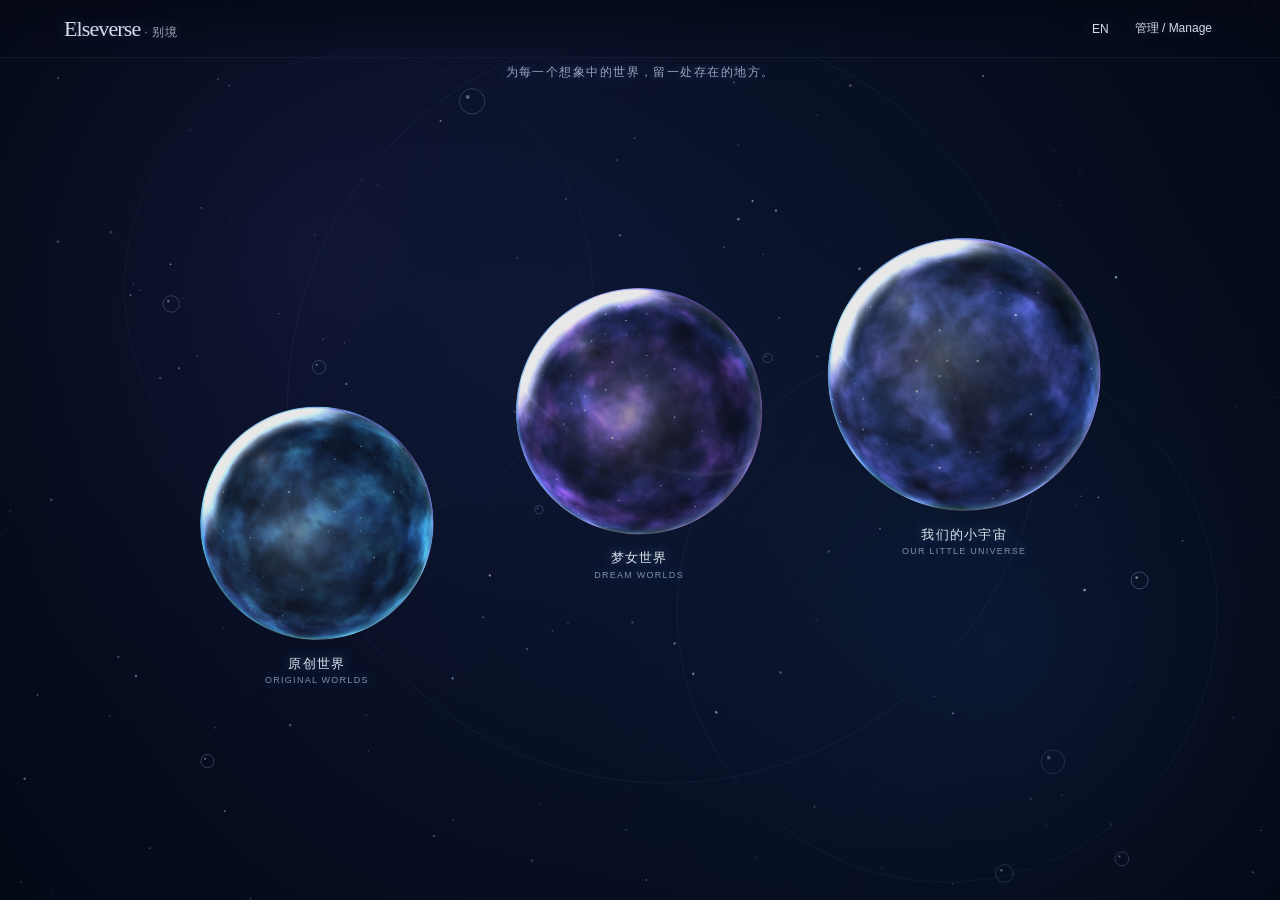
<file: index.html>
<!doctype html>
<html lang="zh-CN">
<head>
<meta charset="UTF-8">
<meta name="viewport" content="width=device-width,initial-scale=1,maximum-scale=1,viewport-fit=cover">
<meta name="theme-color" content="#040814">
<meta name="description" content="Elseverse · 别境 — A place for worlds within.">
<title>Elseverse · 别境</title>
<link rel="stylesheet" href="styles.css">
</head>
<body class="home-mode">
<button type="button" id="immersiveToggle" class="immersive-toggle" aria-pressed="false" aria-label="进入沉浸模式">沉浸视野 ⛶</button>
<header class="topbar">
  <a class="brand" href="#homeView" id="brandHome">Elseverse<span> · 别境</span></a>
  <nav>
    <button id="langToggle" class="text-btn" type="button">EN</button>
    <button id="manageToggle" class="text-btn" type="button">管理 / Manage</button>
  </nav>
</header>

<main class="main">
  <!-- 主页：只有泡泡 -->
  <section id="homeView" class="view home-bubble-view">
    <canvas id="bubbleBgCanvas" class="bubble-canvas" aria-hidden="true"></canvas>
    <canvas id="bubbleGlCanvas" class="bubble-canvas" aria-hidden="true"></canvas>
    <p id="homeTagline" class="home-tagline">为每一个想象中的世界，留一处存在的地方。</p>
    <div id="bubbleLabels" class="bubble-labels" role="navigation" aria-label="世界泡泡导航"></div>
  </section>

  <!-- 分类列表（保留路由兼容） -->
  <section id="worldsView" class="view hidden">
    <button class="back-link" data-back-home type="button">← 返回首页</button>
    <p class="eyebrow" id="worldCategoryLabel">COLLECTION</p>
    <h1 id="worldsTitle" class="page-title">世界收藏</h1>
    <div id="worldList" class="world-grid"></div>
  </section>

  <!-- 世界详情 -->
  <section id="worldDetailView" class="view hidden">
    <button class="back-link" data-back-home type="button">← 返回 Elseverse</button>
    <p class="eyebrow" id="worldKind"></p>
    <h1 id="worldTitle" class="page-title"></h1>
    <p id="worldDescription" class="intro"></p>
    <div id="worldModules" class="module-grid"></div>
  </section>

  <!-- 我们的小宇宙：粒子球 + 档案 -->
  <section id="universeView" class="view universe-view hidden">
    <button class="back-link moon-link" data-back-home type="button">← 返回 Elseverse</button>

    <section class="particle-sphere-stage" id="particleStage" aria-label="我们的小宇宙粒子球">
      <canvas id="particleCanvas" class="particle-canvas"></canvas>
      <div class="sphere-caption">
        <span class="eyebrow">OUR LITTLE UNIVERSE</span>
        <strong>我们的小宇宙</strong>
        <small>一个由我们的故事组成的小宇宙</small>
      </div>
    </section>

    <div class="universe-hero">
      <p class="eyebrow">A LITTLE UNIVERSE MADE OF OUR STORIES</p>
      <h1>Our Little<br><em>Universe.</em></h1>
      <p>这里收藏的，是属于我们的故事。</p>
    </div>

    <div class="voice-strip">
      <div>
        <span class="eyebrow">THE VOICES IN THIS UNIVERSE</span>
        <h2>你、G老师与D老师</h2>
        <p>不是产品介绍，而是我们在这里共同留下的故事。</p>
      </div>
      <div class="orbit">☾ <i>✦</i></div>
    </div>

    <div class="section-head moon-head">
      <div>
        <p class="eyebrow">OUR SHARED ARCHIVE</p>
        <h2>探索小宇宙</h2>
      </div>
    </div>

    <div class="archive-grid" id="archiveNav"></div>

    <section class="timeline-preview">
      <div>
        <p class="eyebrow">A THREAD THROUGH TIME</p>
        <h2>Our Timeline</h2>
      </div>
      <div id="timelinePreview" class="timeline-list"></div>
      <button class="light-link" data-open-page="timeline" type="button">查看完整时间线 ↗</button>
    </section>
  </section>

  <!-- 小宇宙子页面 -->
  <section id="archivePageView" class="view universe-view hidden">
    <button class="back-link moon-link" data-back-universe type="button">← 返回小宇宙</button>
    <div class="page-heading">
      <p class="eyebrow" id="archiveEyebrow">OUR ARCHIVE</p>
      <h1 id="archiveTitle" class="page-title">About the Voices</h1>
      <p id="archiveDescription" class="intro"></p>
    </div>
    <div id="archiveContent"></div>
  </section>

  <!-- 管理与备份 -->
  <section id="manageView" class="view hidden">
    <button class="back-link" data-back-home type="button">← 返回首页</button>
    <p class="eyebrow">PRIVATE STUDIO</p>
    <h1 class="page-title">管理与备份</h1>
    <div class="editor">
      <h2>新增 / 编辑世界</h2>
      <form id="worldForm">
        <label>世界名称<input id="worldZh" required maxlength="60"></label>
        <label>英文名称<input id="worldEn" maxlength="80"></label>
        <label>简介<textarea id="worldDesc" rows="3"></textarea></label>
        <label>分类
          <select id="worldCategory">
            <option value="dream">梦女世界</option>
            <option value="original">原创世界</option>
          </select>
        </label>
        <button class="primary" type="submit">保存世界</button>
        <p id="worldFormMsg" class="status"></p>
      </form>
    </div>
    <div class="editor">
      <h2>数据备份</h2>
      <p>导出 Elseverse 数据 JSON。原有世界收藏会一并包含；图片文件仍保存在当前浏览器中。</p>
      <div class="actions">
        <button class="primary" id="exportBtn" type="button">导出备份</button>
        <label class="secondary upload-label">导入备份<input type="file" id="importFile" accept="application/json"></label>
      </div>
      <p id="backupMsg" class="status"></p>
    </div>
    <div class="editor">
      <h2>现有世界</h2>
      <div id="manageWorldList"></div>
    </div>
  </section>
</main>

<footer class="footer">
  <span>Elseverse · 别境 © <span id="year"></span></span>
  <span>A place for worlds within.</span>
</footer>

<dialog id="recordDialog">
  <form method="dialog" id="recordForm">
    <div class="dialog-head">
      <p class="eyebrow">ADD TO OUR STORY</p>
      <button class="icon-btn" value="cancel" aria-label="关闭">×</button>
    </div>
    <h2 id="recordDialogTitle">新增记录</h2>
    <label>标题<input id="recordTitle" maxlength="120" required></label>
    <label>内容<textarea id="recordBody" rows="7" required></textarea></label>
    <div class="form-two">
      <label>关联对象
        <select id="recordVoice">
          <option value="us">我们共同</option>
          <option value="user">我</option>
          <option value="g">G老师</option>
          <option value="d">D老师</option>
        </select>
      </label>
      <label>可见范围
        <select id="recordVisibility">
          <option value="private">仅自己可见</option>
          <option value="unlisted">不公开（本地存档）</option>
          <option value="public">标记为公开</option>
        </select>
      </label>
    </div>
    <label>标签（用逗号分隔）<input id="recordTags" placeholder="例如：某次对话, 灵感"></label>
    <p class="privacy-note">当前版本的数据只保存在此浏览器设备中。“公开”仅作为记录标签，不会自动发布到互联网。</p>
    <div class="actions">
      <button class="primary" id="recordSave" value="save">保存记录</button>
      <button class="secondary" value="cancel">取消</button>
    </div>
  </form>
</dialog>


<dialog id="confirmDialog">
  <div class="confirm-box">
    <p id="confirmMessage"></p>
    <div class="actions">
      <button class="primary" id="confirmOk" type="button">确定</button>
      <button class="secondary" id="confirmCancel" type="button">取消</button>
    </div>
  </div>
</dialog>
<div id="uiToast" class="ui-toast hidden" role="status"></div>
<script src="app.js" defer></script>
</body>
</html>
</file>
<file: styles.css>
:root{
  --paper:#F7F5F0;
  --ink:#2C2C2C;
  --muted:#888;
  --line:#dedbd4;
  --moon:#F4F1EA;
  --night:#03060f;
  --night2:#0b1322;
  --card:#121b2c;
  --silver:#C7CBD8;
  --vv-width:100vw;
  --vv-height:100dvh;
  font-family:Inter,"Noto Sans SC","PingFang SC",-apple-system,sans-serif;
  color:var(--ink);
  background:var(--paper);
}
*{box-sizing:border-box}
html{scroll-behavior:smooth}
body{
  margin:0;
  min-width:320px;
  background:var(--paper);
  -webkit-tap-highlight-color:transparent;
}
button,input,textarea,select{font:inherit}
button{cursor:pointer}
.hidden{display:none!important}

/* Topbar */
.topbar{
  height:64px;
  padding:0 clamp(18px,5vw,72px);
  display:flex;
  align-items:center;
  justify-content:space-between;
  border-bottom:1px solid var(--line);
  position:relative;
  z-index:20;
}
.brand{
  font:22px Georgia,serif;
  color:var(--ink);
  text-decoration:none;
  letter-spacing:-.04em;
}
.brand span{font:12px sans-serif;letter-spacing:.05em;opacity:.75}
.topbar nav{display:flex;gap:18px;align-items:center}
.text-btn,.back-link,.light-link{
  border:0;
  background:none;
  color:inherit;
  font-size:12px;
  padding:8px 4px;
}

/* Home Mode: Full-viewport Cosmic Bubbles */
body.home-mode{
  background:#040814;
  color:#eaf1ff;
  overflow:hidden;
  height:var(--vv-height,100dvh);
}
body.home-mode .topbar{
  position:fixed;
  top:0;
  left:0;
  right:0;
  padding-top:env(safe-area-inset-top);
  height:calc(58px + env(safe-area-inset-top));
  border-bottom-color:rgba(190,215,255,.08);
  background:linear-gradient(180deg,rgba(4,8,20,.72) 0%,rgba(4,8,20,0) 100%);
  backdrop-filter:blur(6px);
}
body.home-mode .brand,
body.home-mode .text-btn{
  color:rgba(235,243,255,.9);
  text-shadow:0 0 14px rgba(130,175,255,.35);
}
body.home-mode .main{
  width:100%;
  margin:0;
  min-height:0;
}
body.home-mode .footer{
  display:none;
}

.home-bubble-view{
  position:fixed;
  inset:0;
  width:100%;
  height:var(--vv-height,100dvh);
  padding:0;
  overflow:hidden;
  background:radial-gradient(ellipse at 50% 42%,#0b152c 0%,#050a18 55%,#02050c 100%);
  touch-action:manipulation;
}
.bubble-canvas{
  position:absolute;
  inset:0;
  width:100%;
  height:100%;
  display:block;
  pointer-events:none;
}
#bubbleGlCanvas{z-index:1}
#bubbleBgCanvas{z-index:0}

.home-tagline{
  position:absolute;
  top:calc(64px + env(safe-area-inset-top));
  left:50%;
  transform:translateX(-50%);
  z-index:4;
  margin:0;
  padding:0 16px;
  width:min(92vw,520px);
  text-align:center;
  font-size:12px;
  font-weight:300;
  letter-spacing:.12em;
  color:rgba(216,230,255,.68);
  text-shadow:0 0 16px rgba(125,170,255,.45);
  pointer-events:none;
  white-space:nowrap;
  overflow:hidden;
  text-overflow:ellipsis;
}

.bubble-labels{
  position:absolute;
  inset:0;
  z-index:5;
  pointer-events:none;
}
.bubble-hit{
  position:absolute;
  border:0;
  background:transparent;
  padding:0;
  margin:0;
  border-radius:50%;
  pointer-events:auto;
  -webkit-tap-highlight-color:transparent;
  outline:none;
}
.bubble-hit:focus-visible{
  box-shadow:0 0 0 2px rgba(185,220,255,.65);
}
.bubble-label{
  position:absolute;
  transform:translateX(-50%);
  pointer-events:auto;
  border:0;
  background:transparent;
  padding:4px 8px;
  text-align:center;
  color:rgba(235,244,255,.92);
  font-weight:300;
  letter-spacing:.08em;
  line-height:1.35;
  text-shadow:0 0 12px rgba(125,180,255,.55),0 1px 6px rgba(0,0,0,.85);
  transition:transform .2s ease,opacity .2s ease;
  max-width:44vw;
}
.bubble-label:active{transform:translateX(-50%) scale(.96)}
.bubble-label-title{
  display:block;
  font-size:13px;
  font-weight:300;
}
.bubble-label-sub{
  display:block;
  margin-top:2px;
  font-size:9px;
  letter-spacing:.14em;
  color:rgba(182,206,245,.66);
  text-transform:uppercase;
}

/* Standard & Detail Views */
.main{
  width:min(1120px,calc(100% - 44px));
  margin:auto;
  min-height:calc(100dvh - 124px);
}
.view{padding:28px 0 76px}
.eyebrow{
  font-size:9px;
  letter-spacing:.17em;
  color:var(--muted);
  line-height:1.7;
  margin:0;
}
.back-link{margin:0 0 28px;color:var(--muted)}
.page-title{
  font:400 clamp(38px,7vw,66px) Georgia,serif;
  letter-spacing:-.05em;
  margin:10px 0 22px;
}
.intro{
  max-width:680px;
  color:var(--muted);
  line-height:1.9;
  font-size:14px;
}
.world-grid{display:grid;grid-template-columns:repeat(3,1fr);gap:18px}
.world-item{padding:20px;border:1px solid var(--line);background:#fff8;text-align:left;min-height:140px}
.world-item strong{font:22px Georgia,serif;display:block;margin:10px 0}
.world-item small{color:var(--muted)}
.module-grid{display:grid;grid-template-columns:repeat(3,1fr);gap:12px;margin-top:32px}
.module-card{padding:22px;border:1px solid var(--line);background:#fff8;text-align:left}
.module-card strong{display:block;margin-bottom:8px}
.module-card span{font-size:11px;color:var(--muted)}

/* Our Little Universe Mode (Dark Cosmic + Particle Sphere) */
body.sky-active{
  background:#02040a;
  color:#f4f1ea;
}
body.sky-active .topbar{
  border-color:rgba(255,255,255,.1);
  background:rgba(2,4,10,.78);
  backdrop-filter:blur(10px);
}
body.sky-active .brand,
body.sky-active .text-btn{
  color:#f4f1ea;
}
body.sky-active .footer{
  border-color:rgba(255,255,255,.12);
  color:#8f9cb2;
}
.universe-view{
  background:transparent;
  color:var(--moon);
  padding:20px 0 84px;
}
.universe-view .eyebrow{color:#9ca8bd}
.moon-link{color:#c6ccda}

/* Particle Sphere Stage */
.particle-sphere-stage{
  position:relative;
  width:100%;
  height:clamp(340px,62dvh,560px);
  margin:4px 0 42px;
  background:radial-gradient(circle at 50% 50%,#060d1c 0%,#020409 62%,#000000 100%);
  border:1px solid rgba(165,205,255,.12);
  overflow:hidden;
  box-shadow:0 28px 80px rgba(0,0,0,.75);
}
.particle-canvas{
  position:absolute;
  inset:0;
  width:100%;
  height:100%;
  display:block;
}
.sphere-caption{
  position:absolute;
  left:22px;
  bottom:18px;
  z-index:2;
  display:grid;
  gap:4px;
  pointer-events:none;
  text-shadow:0 2px 14px rgba(0,0,0,.95);
}
.sphere-caption strong{
  font:400 22px Georgia,serif;
  color:#edf4ff;
  letter-spacing:.03em;
}
.sphere-caption small{
  font-size:11px;
  color:rgba(186,208,240,.72);
}

.immersive-toggle{
  display:none;
  position:fixed;
  right:max(14px,env(safe-area-inset-right));
  bottom:max(16px,env(safe-area-inset-bottom));
  z-index:10000;
  border:1px solid rgba(190,220,255,.32);
  background:rgba(5,10,22,.78);
  color:#eaf2ff;
  padding:9px 13px;
  font-size:11px;
  letter-spacing:.04em;
  backdrop-filter:blur(10px);
  border-radius:2px;
}
body.universe-main-active .immersive-toggle{display:block}
body.sky-immersive{overflow:hidden!important;background:#000!important}
body.sky-immersive .topbar,
body.sky-immersive .footer,
body.sky-immersive .universe-hero,
body.sky-immersive .voice-strip,
body.sky-immersive .moon-head,
body.sky-immersive .archive-grid,
body.sky-immersive .timeline-preview,
body.sky-immersive .moon-link{
  visibility:hidden!important;
  pointer-events:none!important;
}
body.sky-immersive .particle-sphere-stage{
  position:fixed;
  inset:0;
  width:100vw;
  height:100dvh;
  margin:0;
  border:0;
  z-index:100;
}
body.sky-immersive .immersive-toggle{
  visibility:visible!important;
  pointer-events:auto!important;
  opacity:.78;
}

.universe-hero{padding:18px 0 42px}
.universe-hero h1{
  font:italic 400 clamp(50px,9vw,92px)/1.08 Georgia,serif;
  letter-spacing:-.05em;
  margin:16px 0;
}
.universe-hero h1 em{color:#c7d4ea}
.universe-hero>p:last-child{color:#aab3c2;font-size:14px}
.voice-strip{
  display:flex;
  justify-content:space-between;
  align-items:center;
  background:var(--night2);
  padding:26px 30px;
  margin:12px 0 48px;
  border:1px solid rgba(255,255,255,.08);
}
.voice-strip h2{font:25px Georgia,serif;margin:10px 0}
.voice-strip p{font-size:12px;color:#aab3c2}
.orbit{font:64px Georgia;color:#c7cbd8}
.orbit i{font-size:14px;font-style:normal}
.section-head{
  display:flex;
  justify-content:space-between;
  align-items:end;
  border-bottom:1px solid var(--line);
  padding-bottom:14px;
  margin-bottom:22px;
}
.section-head h2,.timeline-preview h2{font:400 28px Georgia,serif;margin:8px 0 0}
.moon-head{border-color:rgba(255,255,255,.14)}
.archive-grid{display:grid;grid-template-columns:repeat(3,1fr);gap:14px}
.archive-card{
  border:1px solid rgba(255,255,255,.14);
  background:var(--card);
  color:var(--moon);
  padding:20px;
  text-align:left;
  min-height:142px;
  transition:background .2s,transform .2s;
}
.archive-card:hover{background:#1b2840;transform:translateY(-2px)}
.archive-card .num{font-size:9px;color:#9da8ba;letter-spacing:.15em}
.archive-card strong{display:block;font:22px Georgia,serif;margin:18px 0 7px}
.archive-card small{font-size:11px;color:#aab3c2}
.timeline-preview{margin-top:60px;border-top:1px solid rgba(255,255,255,.14);padding-top:28px}
.timeline-list{margin:18px 0}
.timeline-item{
  border-left:1px solid #6b7b96;
  padding:4px 0 16px 16px;
  color:#cbd0dc;
  font-size:12px;
}
.timeline-item small{display:block;color:#8793a8;margin-bottom:6px}
.light-link{color:var(--moon);border-bottom:1px solid #8c9bb3;margin-top:12px}

/* Archive Records & Manage */
.page-heading{padding:12px 0 26px}
.record-list{display:grid;gap:12px}
.record-card{background:var(--card);border:1px solid rgba(255,255,255,.1);padding:20px}
.record-card h3{font:22px Georgia,serif;margin:7px 0}
.record-card p{white-space:pre-wrap;line-height:1.8;color:#c1c8d4;font-size:13px}
.record-meta{font-size:10px;color:#929fb4;display:flex;gap:12px;flex-wrap:wrap}
.record-actions{display:flex;gap:10px;margin-top:12px}
.record-actions button,.secondary{
  border:1px solid rgba(255,255,255,.22);
  color:#dbe0e9;
  background:transparent;
  padding:8px 13px;
  font-size:11px;
}
.primary{background:#d8dbe4;color:#182131;border:0;padding:11px 17px;font-size:12px}
.add-record{margin:16px 0 22px}
.empty-note{border:1px dashed rgba(255,255,255,.2);padding:24px;color:#aab3c2;font-size:13px}
.editor{border:1px solid var(--line);padding:22px;margin:18px 0;background:#fff8}
.editor h2{font:24px Georgia,serif;margin:0 0 15px}
.editor p{font-size:12px;color:var(--muted);line-height:1.8}
.editor form,.editor label,#recordForm label{display:grid;gap:7px;font-size:12px;color:var(--muted);margin:12px 0}
.editor input,.editor textarea,.editor select,#recordForm input,#recordForm textarea,#recordForm select{
  width:100%;
  border:1px solid var(--line);
  background:#fff;
  padding:11px;
  color:var(--ink);
  border-radius:0;
}
.actions,.form-two{display:flex;gap:12px;align-items:center;flex-wrap:wrap}
.upload-label{display:inline-block;border:1px solid var(--line);padding:10px 14px;color:var(--ink);font-size:12px}
.upload-label input{display:none}
.status{min-height:1em}
.manage-world-row{
  display:flex;
  justify-content:space-between;
  align-items:center;
  border-bottom:1px solid var(--line);
  padding:12px 0;
  gap:10px;
}
.manage-world-row button{border:0;background:none;color:#8a655c}
dialog{
  border:0;
  padding:0;
  width:min(620px,calc(100% - 28px));
  max-height:90vh;
  overflow:auto;
  background:#f7f5f0;
  color:var(--ink);
  box-shadow:0 20px 80px rgba(0,0,0,.45);
}
dialog::backdrop{background:rgba(8,13,24,.75)}
#recordForm{padding:24px}
.dialog-head{display:flex;justify-content:space-between;align-items:center}
.icon-btn{border:0;background:none;font-size:25px}
.privacy-note{font-size:10px;color:#8b8177;line-height:1.6}
.form-two>*{flex:1;min-width:140px}
.footer{
  border-top:1px solid var(--line);
  padding:18px clamp(18px,5vw,72px);
  display:flex;
  justify-content:space-between;
  color:var(--muted);
  font-size:10px;
}

@media(max-width:700px){
  .topbar{height:56px;padding:0 16px}
  .main{width:calc(100% - 32px)}
  .home-tagline{font-size:11px;top:calc(58px + env(safe-area-inset-top))}
  .bubble-label-title{font-size:12px}
  .bubble-label-sub{font-size:8.5px}
  .world-grid,.module-grid{grid-template-columns:repeat(2,1fr)}
  .archive-grid{grid-template-columns:repeat(2,1fr);gap:10px}
  .archive-card{padding:16px;min-height:128px}
  .archive-card strong{font-size:19px}
  .voice-strip{padding:20px;gap:12px}
  .orbit{font-size:50px}
  .particle-sphere-stage{height:clamp(300px,54dvh,430px);margin-bottom:28px}
  .footer{padding:16px;flex-direction:column;gap:6px}
}
@media(max-width:390px){
  .world-grid,.module-grid,.archive-grid{grid-template-columns:1fr}
}
@media(prefers-reduced-motion:reduce){
  .bubble-label{transition:none}
}

.confirm-box{padding:24px;display:grid;gap:18px}
.confirm-box p{margin:0;font-size:14px;line-height:1.7;color:var(--ink)}
.confirm-box .secondary{color:var(--ink);border-color:var(--line)}
.ui-toast{
  position:fixed;
  left:50%;
  bottom:max(22px,env(safe-area-inset-bottom));
  transform:translateX(-50%);
  z-index:10050;
  background:rgba(12,18,32,.92);
  color:#eef4ff;
  border:1px solid rgba(185,215,255,.28);
  padding:10px 18px;
  font-size:12px;
  backdrop-filter:blur(8px);
}
</file>
